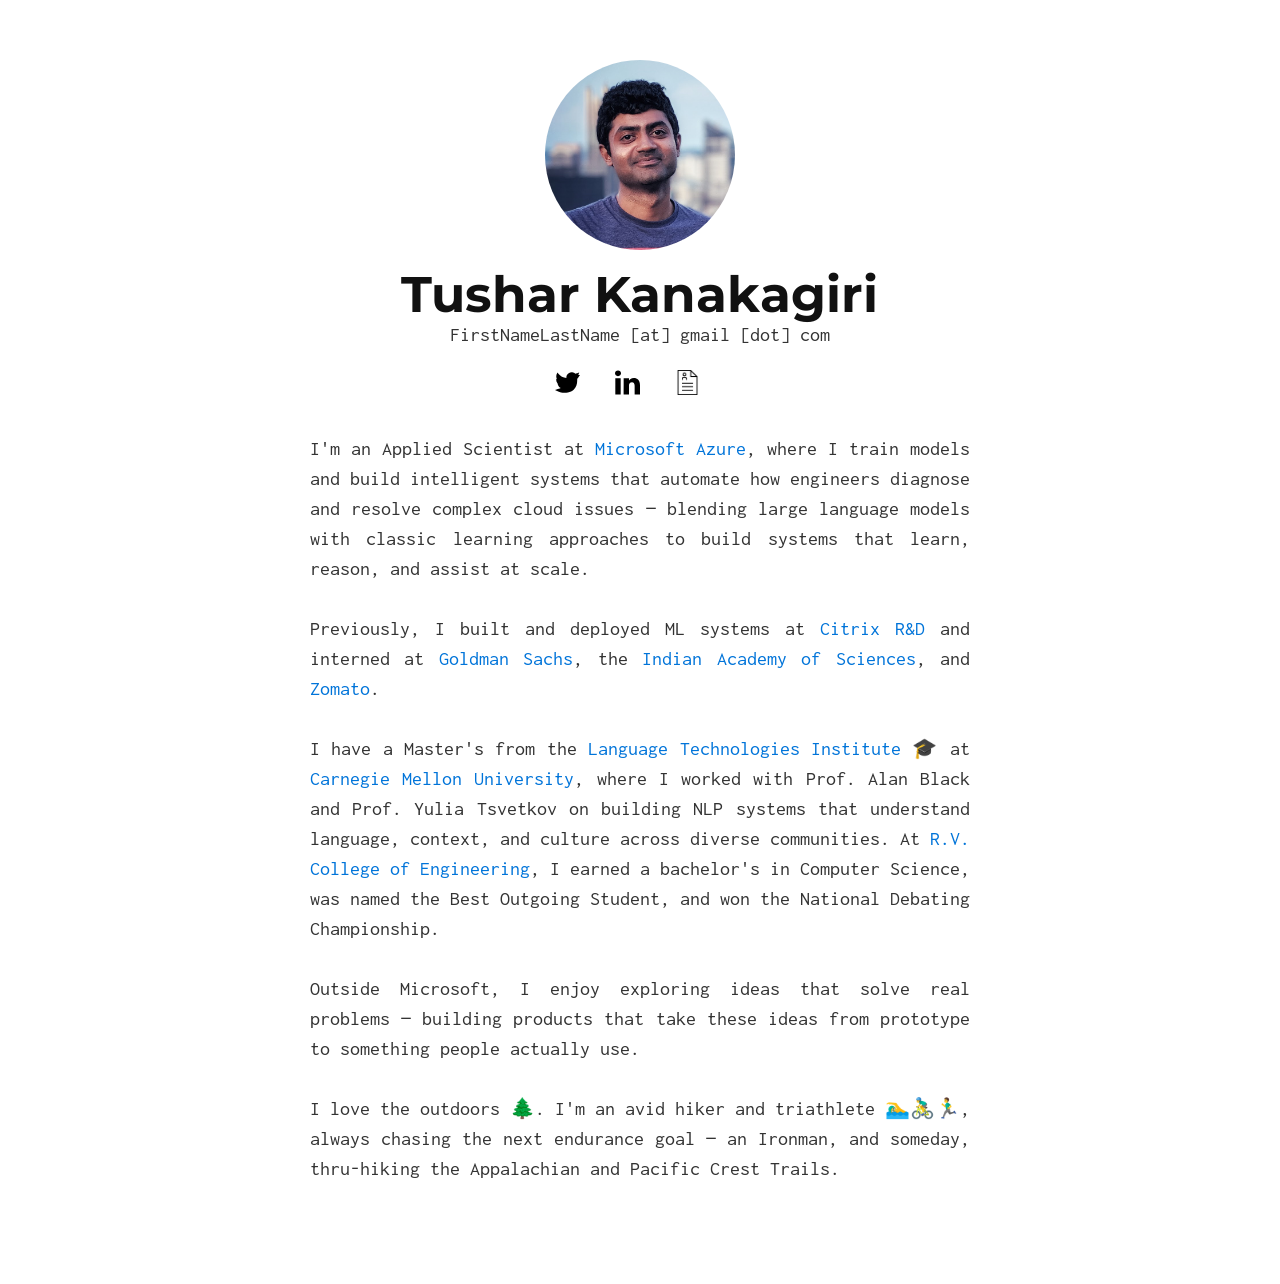
<file: index.html>
<!DOCTYPE html>
<html lang="en">
  <head>
    <!-- Global site tag (gtag.js) - Google Analytics -->
  <script async src="https://www.googletagmanager.com/gtag/js?id=UA-175385056-1"></script>
  <script>
    window.dataLayer = window.dataLayer || [];
    function gtag(){dataLayer.push(arguments);}
    gtag('js', new Date());

    gtag('config', 'UA-175385056-1');
  </script>

    <meta charset="utf-8">
    <meta http-equiv="X-UA-Compatible" content="IE=edge">
    <meta name="viewport" content="width=device-width, initial-scale=1">
    <title>Tushar Kanakagiri | Applied Scientist @ Microsoft </title>
    <meta name="description" content="Tushar Kanakagiri, Applied Scientist at Microsoft. Calls himself an Applied Scientist, Triathlete, Hiker at different times of the week. Currently building AI Agents to help engineers resolve complex cloud issues.">    
    <meta name="keywords" content="tushar kanakagiri, tushar, kanakagiri, tusharknk, cmu, scs, lti, microsoft, citrix">    
    <meta name="author" content="Tushar Kanakagiri">
    <link href="css/style.css" rel="stylesheet">
  </head>
  <body>
  	<div class="container">
    
    <!-- <div class="menu-container space-between">
      <div>
        [Home]
      </div>
      <div>
        [Busy Me]
      </div>
      <div>
        [Free Me]
      </div>
      <div>
        [Resume]
      </div>
    </div>   -->
      

    <img src="images/profilepic/cand3.png" class="portrait">  
    <!-- <img src="images/profilepic/cand2.jpg" class="portrait">   -->
    <h1 style="text-align: center;">Tushar Kanakagiri</h1>
    <div><center>FirstNameLastName [at] gmail [dot] com</center></div>
    <!-- <h1>Tushar Kanakagiri</h1> -->
    

    
		<p>
      <center>
      <div class="links" style=" width:100%; height:100%">
        <a href="https://twitter.com/tusharknk" target="_blank"><img src='images/twitter.svg' class='social-image' title="Twitter"/></a>
         <a href="https://www.linkedin.com/in/tusharknk" target="_blank"><img src='images/linkedin.svg' class='social-image' title='LinkedIn'/></a>
         <!-- <a href="https://github.com/tusharkanakagiri" target="_blank"><img src='images/github.png' class='social-image' title='GitHub'/></a> -->
         <a href="resume.pdf" target="_blank"><img src='images/resume.png' class='social-image' title='Resume'/></a>
         <!-- <img src='images/email.png' style="cursor: pointer;" title="Click to Reveal" class="social-image"> -->
      </div>
    </center>
  	</p>

    <p style="text-align: justify;">
    I'm an Applied Scientist at <a href="https://azure.microsoft.com/" target="_blank">Microsoft Azure</a>, where I train models and build intelligent systems that automate how engineers diagnose and resolve complex cloud issues — blending large language models with classic learning approaches to build systems that learn, reason, and assist at scale.
    <br><br>

    Previously, I built and deployed ML systems at <a href="https://www.citrix.com/" target="_blank">Citrix R&D</a> and interned at <a href="https://www.goldmansachs.com/" target="_blank">Goldman Sachs</a>, the <a href="https://www.ias.ac.in/" target="_blank">Indian Academy of Sciences</a>, and <a href="https://www.zomato.com/" target="_blank">Zomato</a>.
    <br><br>

    I have a Master's from the <a href="https://www.lti.cs.cmu.edu/" target="_blank">Language Technologies Institute</a> 🎓 at <a href="https://www.cmu.edu/" target="_blank">Carnegie Mellon University</a>, where I worked with Prof. Alan Black and Prof. Yulia Tsvetkov on building NLP systems that understand language, context, and culture across diverse communities. At <a href="https://www.rvce.edu.in/" target="_blank">R.V. College of Engineering</a>, I earned a bachelor's in Computer Science, was named the Best Outgoing Student, and won the National Debating Championship.
    <br><br>

    Outside Microsoft, I enjoy exploring ideas that solve real problems — building products that take these ideas from prototype to something people actually use.
    <br><br>

    I love the outdoors 🌲. I'm an avid hiker and triathlete 🏊‍♂️🚴‍♂️🏃‍♂️, always chasing the next endurance goal — an Ironman, and someday, thru-hiking the Appalachian and Pacific Crest Trails.
  </p>   

	</div>
  </body>
</html>
</file>
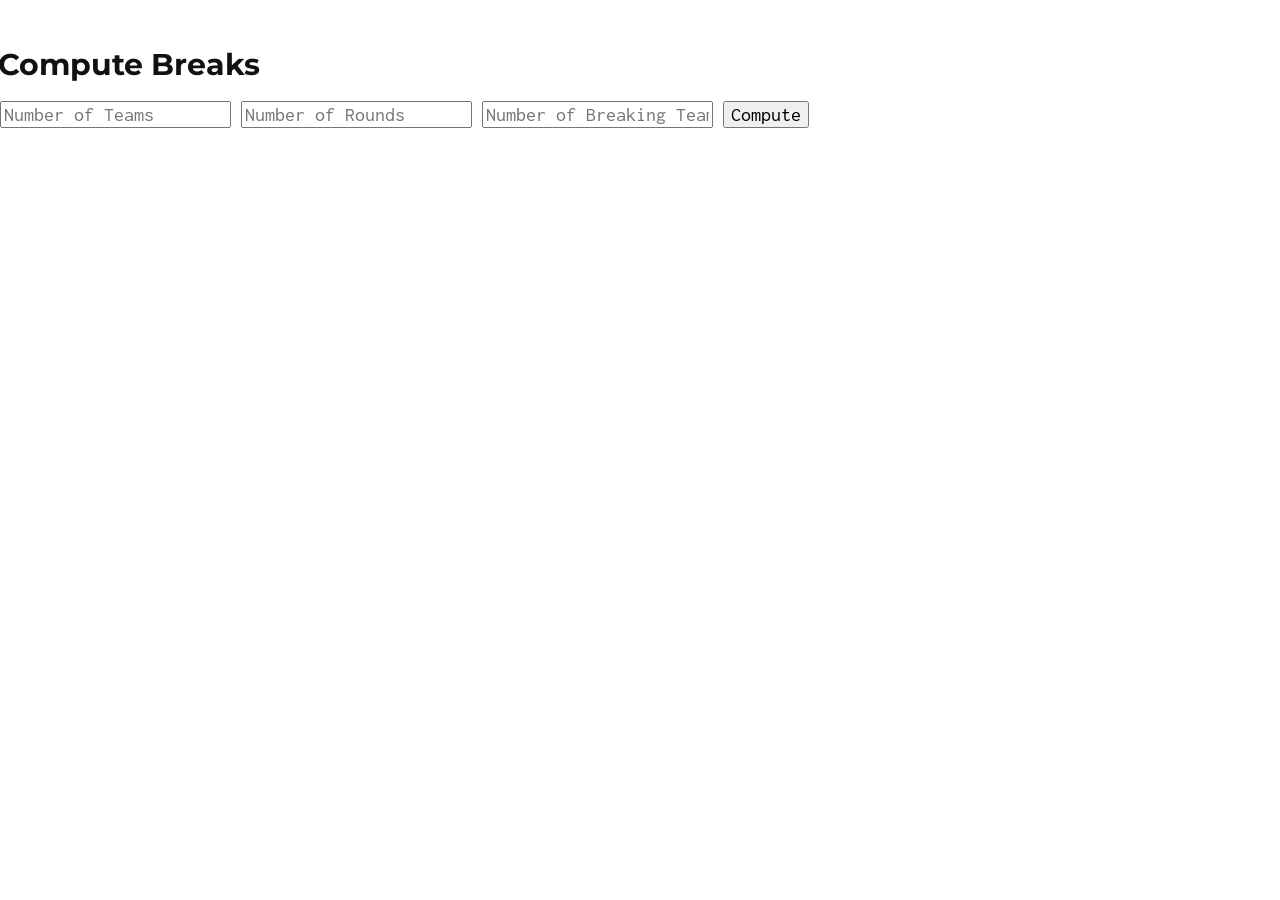
<file: debate.html>
<!DOCTYPE html>
<html>

<head>

  <meta charset="UTF-8">
  <script type="text/javascript" src="js/index1.js">
  </script>

  <title>Breaks Calculator</title>

    <link rel="stylesheet" href="css/style.css" media="screen" type="text/css" />

</head>

<body>

  <link href='http://fonts.googleapis.com/css?family=Open+Sans:400,300,700' rel='stylesheet' type='text/css'>
<link href='http://fonts.googleapis.com/css?family=Sofia' rel='stylesheet' type='text/css'>
<div class='login'>
  <h2>Compute Breaks</h2>
  <input id='team' name='team' placeholder='Number of Teams' type='text'>
  <input id='round' name='password' placeholder='Number of Rounds' type='text'>
  <input name='break' id="break" placeholder='Number of Breaking Teams' type='text'>
  
  <input class='animated' type='submit' value='Compute' onclick="compute()">

<br>
<br>
<p id="result1"></p>
<br>
<p id="result2"></p>


 
</div>

<script>
  (function(i,s,o,g,r,a,m){i['GoogleAnalyticsObject']=r;i[r]=i[r]||function(){
  (i[r].q=i[r].q||[]).push(arguments)},i[r].l=1*new Date();a=s.createElement(o),
  m=s.getElementsByTagName(o)[0];a.async=1;a.src=g;m.parentNode.insertBefore(a,m)
  })(window,document,'script','//www.google-analytics.com/analytics.js','ga');

  ga('create', 'UA-70803771-1', 'auto');
  ga('send', 'pageview');

</script>

</body>

</html>
</file>
<file: css/style.css>
/*! normalize.css v2.1.3 | MIT License | git.io/normalize */

@import url(http://fonts.googleapis.com/css?family=Inconsolata:400,700|Montserrat:700);
article,
aside,
details,
figcaption,
figure,
footer,
header,
hgroup,
main,
nav,
section,
summary {
    display: block
}

audio,
canvas,
video {
    display: inline-block
}

audio:not([controls]) {
    display: none;
    height: 0
}

[hidden],
template {
    display: none
}

html {
    font-family: sans-serif;
    -ms-text-size-adjust: 100%;
    -webkit-text-size-adjust: 100%
}

body {
    margin: 0
}

a {
    background: transparent
}

a:focus {
    outline: thin dotted
}

a:active,
a:hover {
    outline: 0
}

h1 {
    font-size: 2em;
    margin: 0.67em 0
}

abbr[title] {
    border-bottom: 1px dotted
}

b,
strong {
    font-weight: bold
}

dfn {
    font-style: italic
}

hr {
    -moz-box-sizing: content-box;
    box-sizing: content-box;
    height: 0
}

mark {
    background: #ff0;
    color: #000
}

code,
kbd,
pre,
samp {
    font-family: monospace, serif;
    font-size: 1em
}

pre {
    white-space: pre-wrap
}

q {
    quotes: "\201C" "\201D" "\2018" "\2019"
}

small {
    font-size: 80%
}

sub,
sup {
    font-size: 75%;
    line-height: 0;
    position: relative;
    vertical-align: baseline
}

sup {
    top: -0.5em
}

sub {
    bottom: -0.25em
}

img {
    border: 0
}

svg:not(:root) {
    overflow: hidden
}

figure {
    margin: 0
}

fieldset {
    border: 1px solid #c0c0c0;
    margin: 0 2px;
    padding: 0.35em 0.625em 0.75em
}

legend {
    border: 0;
    padding: 0
}

button,
input,
select,
textarea {
    font-family: inherit;
    font-size: 100%;
    margin: 0
}

button,
input {
    line-height: normal
}

button,
select {
    text-transform: none
}

button,
html input[type="button"],
input[type="reset"],
input[type="submit"] {
    -webkit-appearance: button;
    cursor: pointer
}

button[disabled],
html input[disabled] {
    cursor: default
}

input[type="checkbox"],
input[type="radio"] {
    box-sizing: border-box;
    padding: 0
}

input[type="search"] {
    -webkit-appearance: textfield;
    -moz-box-sizing: content-box;
    -webkit-box-sizing: content-box;
    box-sizing: content-box
}

input[type="search"]::-webkit-search-cancel-button,
input[type="search"]::-webkit-search-decoration {
    -webkit-appearance: none
}

button::-moz-focus-inner,
input::-moz-focus-inner {
    border: 0;
    padding: 0
}

textarea {
    overflow: auto;
    vertical-align: top
}

table {
    border-collapse: collapse;
    border-spacing: 0
}

html {
    font: 16px/1.5 Inconsolata, sans-serif
}

@media (min-width: 30rem) {
    html {
        font-size: 20px
    }
}

body {
    margin: 2rem 0 5rem;
    color: #333
}

@media (min-width: 30rem) {
    body {
        margin-top: 2rem
    }
}

a {
    color: #0074d9;
    text-decoration: none
}

a:hover,
a:focus {
    text-decoration: underline
}

h1,
h2,
h3,
h4,
h5,
h6 {
    font-family: Montserrat, sans-serif;
    margin: 0 0 0.5rem -0.1rem;
    line-height: 1;
    color: #111;
    text-rendering: optimizeLegibility
}

h1 {
    font-size: 2.5rem;
    margin-bottom: 1rem
}

@media (min-width: 30rem) {
    h1 {
        font-size: 2.5rem;
        margin-bottom: 0rem
    }
}

h1 a {
    color: inherit
}

h2 {
    margin-top: 2rem;
    font-size: 1.25rem;
    margin-bottom: 0.75rem
}

@media (min-width: 30rem) {
    h2 {
        margin-top: 2.5rem;
        font-size: 1.5rem;
        margin-bottom: 1rem
    }
}

h3,
h4,
h5,
h6 {
    margin-top: 1.5rem;
    font-size: 1rem;
    text-transform: uppercase
}

p,
ul,
ol,
dl,
table,
pre,
blockquote {
    margin-top: 0;
    margin-bottom: 1rem
}

ul,
ol {
    padding-left: 1.5rem
}

dd {
    margin-left: 1.5rem
}

blockquote {
    margin-left: 0;
    margin-right: 0;
    padding: .5rem 1rem;
    border-left: .25rem solid #ccc;
    color: #666
}

blockquote p:last-child {
    margin-bottom: 0
}

hr {
    border: none;
    margin: 1.5rem 0;
    border-bottom: 1px solid #ccc;
    position: relative;
    top: -1px
}

.container img,
.container iframe {
    max-width: 100%
}

.container img {
    margin: 0 auto;
    display: block
}

table {
    width: 100%;
    border: 1px solid #ccc;
    border-collapse: collapse
}

td,
th {
    padding: .25rem .5rem;
    border: 1px solid #ccc
}

pre,
code {
    font-family: inherit;
    background-color: #eee
}

pre {
    padding: .5rem 1rem;
    font-size: 0.8rem
}

code {
    padding: .1rem .25rem
}

pre>code {
    padding: 0
}

.container {
    max-width: 33rem;
    margin: 0 auto;
    padding: 0 1rem
}

.links a {
    padding-right: 25px
}

.hll {
    background-color: #ffc
}

.c {
    color: #999
}

.err {
    color: #AA0000;
    background-color: #faa
}

.k {
    color: #006699
}

.o {
    color: #555
}

.cm {
    color: #0099FF;
    font-style: italic
}

.cp {
    color: #099
}

.c1 {
    color: #999
}

.cs {
    color: #999
}

.gd {
    background-color: #FFCCCC;
    border: 1px solid #c00
}

.ge {
    font-style: italic
}

.gr {
    color: red
}

.gh {
    color: #003300
}

.gi {
    background-color: #CCFFCC;
    border: 1px solid #0c0
}

.go {
    color: #aaa
}

.gp {
    color: #000099
}

.gu {
    color: #003300
}

.gt {
    color: #9c6
}

.kc {
    color: #006699
}

.kd {
    color: #006699
}

.kn {
    color: #006699
}

.kp {
    color: #069
}

.kr {
    color: #006699
}

.kt {
    color: #007788
}

.m {
    color: #f60
}

.s {
    color: #d44950
}

.na {
    color: #4f9fcf
}

.nb {
    color: #366
}

.nc {
    color: #00AA88
}

.no {
    color: #360
}

.nd {
    color: #99f
}

.ni {
    color: #999999
}

.ne {
    color: #CC0000
}

.nf {
    color: #c0f
}

.nl {
    color: #99f
}

.nn {
    color: #00CCFF
}

.nt {
    color: #2f6f9f
}

.nv {
    color: #033
}

.ow {
    color: #000000
}

.w {
    color: #bbb
}

.mf {
    color: #f60
}

.mh {
    color: #f60
}

.mi {
    color: #f60
}

.mo {
    color: #f60
}

.sb {
    color: #c30
}

.sc {
    color: #c30
}

.sd {
    color: #CC3300;
    font-style: italic
}

.s2 {
    color: #c30
}

.se {
    color: #CC3300
}

.sh {
    color: #c30
}

.si {
    color: #a00
}

.sx {
    color: #c30
}

.sr {
    color: #3aa
}

.s1 {
    color: #c30
}

.ss {
    color: #fc3
}

.bp {
    color: #366
}

.vc {
    color: #033
}

.vg {
    color: #033
}

.vi {
    color: #033
}

.il {
    color: #f60
}

.css .o,
.css .o+.nt,
.css .nt+.nt {
    color: #999
}

.links {
  margin-bottom: 30px;
}

#links a{
    margin-left: auto;
    margin-right: auto;
    display: block;
}

.social-image {
  display: inline !important;
  height: 25px;
  width: 25px;
}

img.portrait {
    width: 190px;
    height: 190px;
    margin-bottom: 1rem;
    margin-top: 3rem;
    /* filter: grayscale(1); */
    border-radius: 50%;
    transition: filter 1.5s ease 0s;
}

/* .menu-container > div{
    display: inline-block;
    zoom: 1;
    width: 23%;
    text-align: center;
    background-color: white;
} */

.menu-container{
    display: flex;
}

.menu-container.space-between{
    justify-content: space-between;
}
</file>
